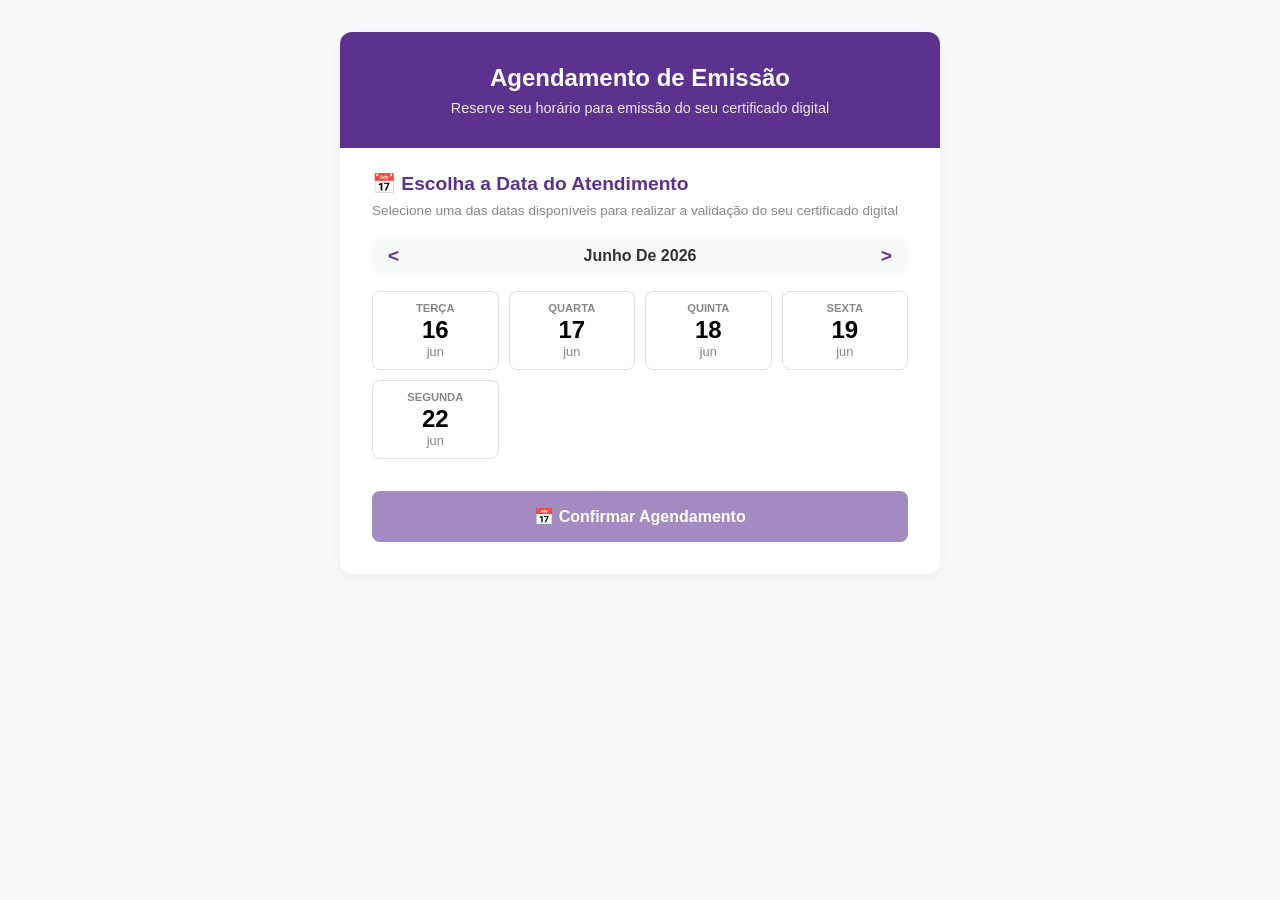
<file: src/pages/__pagina_agendamento.html>
<!DOCTYPE html>
<html lang="pt-BR">
<head>
    <meta charset="UTF-8">
    <meta name="viewport" content="width=device-width, initial-scale=1.0">
    <title>Agendamento de Emissão</title>
    <style>
        :root {
            --primary-color: #5c328e;
            --primary-light: #f3ebfa;
            --text-dark: #333333;
            --text-muted: #888888;
            --bg-body: #f8f9fa;
            --border-color: #e0e0e0;
        }

        * {
            box-sizing: border-box;
            margin: 0;
            padding: 0;
            font-family: 'Segoe UI', Tahoma, Geneva, Verdana, sans-serif;
        }

        body {
            background-color: var(--bg-body);
            display: flex;
            justify-content: center;
            padding: 2rem;
        }

        .scheduler-container {
            background-color: #ffffff;
            width: 100%;
            max-width: 600px;
            border-radius: 12px;
            box-shadow: 0 4px 12px rgba(0,0,0,0.05);
            overflow: hidden;
            padding-bottom: 2rem;
        }

        /* Header */
        .header {
            background-color: var(--primary-color);
            color: white;
            text-align: center;
            padding: 2rem 1rem;
        }

        .header h1 {
            font-size: 1.5rem;
            margin-bottom: 0.5rem;
        }

        .header p {
            font-size: 0.9rem;
            opacity: 0.9;
        }

        /* Sections */
        .section {
            padding: 1.5rem 2rem 0;
        }

        .section-header {
            display: flex;
            align-items: center;
            gap: 8px;
            margin-bottom: 0.5rem;
        }

        .section-header h2 {
            font-size: 1.2rem;
            color: var(--primary-color);
        }

        .section-subtitle {
            font-size: 0.85rem;
            color: var(--text-muted);
            margin-bottom: 1.2rem;
        }

        /* Controls */
        .month-selector {
            display: flex;
            justify-content: space-between;
            align-items: center;
            margin-bottom: 1rem;
            background: var(--bg-body);
            padding: 0.5rem 1rem;
            border-radius: 8px;
        }

        .month-selector button {
            background: none;
            border: none;
            color: var(--primary-color);
            font-weight: bold;
            cursor: pointer;
            font-size: 1.2rem;
        }

        .month-selector span {
            font-weight: bold;
            color: var(--text-dark);
            text-transform: capitalize;
        }

        /* Grids */
        .grid {
            display: grid;
            grid-template-columns: repeat(auto-fill, minmax(100px, 1fr));
            gap: 10px;
        }

        /* Cards */
        .card {
            border: 1px solid var(--border-color);
            border-radius: 8px;
            padding: 10px;
            text-align: center;
            cursor: pointer;
            transition: all 0.2s ease;
            background-color: white;
            display: flex;
            flex-direction: column;
            justify-content: center;
            align-items: center;
        }

        .card:hover {
            border-color: var(--primary-color);
            box-shadow: 0 2px 8px rgba(92, 50, 142, 0.1);
        }

        .card.selected {
            background-color: var(--primary-color);
            border-color: var(--primary-color);
            color: white;
        }

        /* Date Card Specifics */
        .date-card .weekday {
            font-size: 0.7rem;
            text-transform: uppercase;
            font-weight: bold;
            color: var(--text-muted);
            margin-bottom: 4px;
        }

        .date-card.selected .weekday,
        .date-card.selected .month-abbr,
        .time-card.selected .time-range {
            color: rgba(255, 255, 255, 0.9);
        }

        .date-card .day {
            font-size: 1.5rem;
            font-weight: bold;
            line-height: 1;
            margin-bottom: 2px;
        }

        .date-card .month-abbr {
            font-size: 0.8rem;
            color: var(--text-muted);
        }

        /* Time Card Specifics */
        .time-card .time {
            font-size: 1.1rem;
            font-weight: bold;
        }

        .time-card .time-range {
            font-size: 0.7rem;
            color: var(--text-muted);
            margin-top: 4px;
        }

        /* Confirmation Box */
        .confirmation-box {
            background-color: var(--primary-light);
            border: 1px solid var(--primary-color);
            border-radius: 8px;
            padding: 1.5rem;
            margin-top: 1rem;
        }

        .confirmation-box p {
            font-size: 0.8rem;
            color: var(--text-dark);
            margin-bottom: 1rem;
            font-weight: bold;
        }

        .confirmation-details {
            display: flex;
            gap: 1rem;
            align-items: center;
        }

        .detail-badge {
            background: white;
            padding: 0.5rem 1rem;
            border-radius: 6px;
            display: flex;
            align-items: center;
            gap: 8px;
            font-weight: bold;
            color: var(--text-dark);
            font-size: 0.9rem;
            box-shadow: 0 1px 3px rgba(0,0,0,0.1);
        }

        .detail-badge span {
            color: var(--primary-color);
        }

        /* Submit Button */
        .btn-submit {
            background-color: var(--primary-color);
            color: white;
            border: none;
            width: calc(100% - 4rem);
            margin: 2rem 2rem 0;
            padding: 1rem;
            border-radius: 8px;
            font-size: 1rem;
            font-weight: bold;
            cursor: pointer;
            transition: background-color 0.2s;
        }

        .btn-submit:hover {
            background-color: #4a2872;
        }

        .btn-submit:disabled {
            background-color: #a38bc2;
            cursor: not-allowed;
        }

        /* States */
        .hidden { display: none !important; }
        .loading { text-align: center; padding: 2rem; color: var(--primary-color); }
    </style>
</head>
<body>

    <div class="scheduler-container">
        <header class="header">
            <h1>Agendamento de Emissão</h1>
            <p>Reserve seu horário para emissão do seu certificado digital</p>
        </header>

        <section class="section">
            <div class="section-header">
                <h2>📅 Escolha a Data do Atendimento</h2>
            </div>
            <p class="section-subtitle">Selecione uma das datas disponíveis para realizar a validação do seu certificado digital</p>
            
            <div class="month-selector">
                <button onclick="changeMonth(-1)">&lt;</button>
                <span id="current-month-display">Carregando...</span>
                <button onclick="changeMonth(1)">&gt;</button>
            </div>

            <div id="loading-dates" class="loading hidden">Buscando datas disponíveis...</div>
            <div class="grid" id="date-grid">
                </div>
        </section>

        <section class="section" id="time-section">
            <div class="section-header">
                <h2>🕒 Escolha o Horário</h2>
            </div>
            <p class="section-subtitle">Selecione o horário mais conveniente para você</p>
            
            <div class="grid" id="time-grid">
                </div>
        </section>

        <section class="section hidden" id="confirmation-section">
            <div class="section-header">
                <h2>✅ Confirmação do Agendamento</h2>
            </div>
            <p class="section-subtitle">Revise os dados do seu agendamento</p>
            
            <div class="confirmation-box">
                <p>SEU ATENDIMENTO SERÁ AGENDADO PARA:</p>
                <div class="confirmation-details">
                    <div class="detail-badge">
                        <span>📅</span> <div id="confirm-date">--/--/----</div>
                    </div>
                    <span>às</span>
                    <div class="detail-badge">
                        <span>🕒</span> <div id="confirm-time">--:--</div>
                    </div>
                </div>
            </div>
        </section>

        <button class="btn-submit" id="btn-submit" disabled>📅 Confirmar Agendamento</button>
    </div>

    <script>
        // --- 1. MOCK DATA E INTEGRAÇÃO DE API ---
        // Estrutura: { "YYYY-MM": { "YYYY-MM-DD": ["HH:MM", "HH:MM"] } }
        const apiMockDatabase = {
            "2026-06": {
                "2026-06-16": ["14:40", "15:00", "15:20", "15:40", "16:00", "16:20", "16:40", "17:00", "17:20", "17:40"],
                "2026-06-17": ["09:00", "09:20", "10:00", "11:00", "14:00"],
                "2026-06-18": ["13:00", "13:20", "14:00"],
                "2026-06-19": ["10:00", "10:20", "10:40"],
                "2026-06-22": ["09:00", "09:20", "15:00", "15:20"]
            },
            "2026-07": {
                "2026-07-01": ["10:00", "10:20"],
                "2026-07-02": ["14:00", "14:20", "14:40"]
            }
        };

        // Simula uma chamada Fetch real para o seu backend
        async function fetchAvailableDatesFromAPI(year, month) {
            return new Promise((resolve) => {
                setTimeout(() => {
                    const key = `${year}-${String(month).padStart(2, '0')}`;
                    resolve(apiMockDatabase[key] || {});
                }, 400); // Simulando delay de rede
            });
        }

        // --- 2. GERENCIAMENTO DE ESTADO ---
        let currentDate = new Date(2026, 5, 1); // Inicializando em Junho de 2026
        let availableDatesInMonth = {};
        let selectedDateStr = null;
        let selectedTimeStr = null;

        // --- 3. LÓGICA DE UI ---
        const elements = {
            monthDisplay: document.getElementById('current-month-display'),
            dateGrid: document.getElementById('date-grid'),
            timeGrid: document.getElementById('time-grid'),
            timeSection: document.getElementById('time-section'),
            confirmationSection: document.getElementById('confirmation-section'),
            confirmDate: document.getElementById('confirm-date'),
            confirmTime: document.getElementById('confirm-time'),
            btnSubmit: document.getElementById('btn-submit'),
            loadingDates: document.getElementById('loading-dates')
        };

        // Inicialização
        async function init() {
            await loadMonthData();
        }

        // Troca de mês
        async function changeMonth(delta) {
            currentDate.setMonth(currentDate.getMonth() + delta);
            selectedDateStr = null;
            selectedTimeStr = null;
            updateConfirmationUI();
            await loadMonthData();
        }

        // Carrega e renderiza o mês atual
        async function loadMonthData() {
            const year = currentDate.getFullYear();
            const month = currentDate.getMonth() + 1; // JS meses vão de 0-11

            // Formatação do título do mês (ex: Junho 2026)
            const monthName = currentDate.toLocaleString('pt-BR', { month: 'long', year: 'numeric' });
            elements.monthDisplay.textContent = monthName;

            // UI de carregamento
            elements.dateGrid.innerHTML = '';
            elements.timeGrid.innerHTML = '';
            elements.timeSection.classList.add('hidden');
            elements.loadingDates.classList.remove('hidden');

            // Chamada "API"
            availableDatesInMonth = await fetchAvailableDatesFromAPI(year, month);
            
            elements.loadingDates.classList.add('hidden');
            renderDateGrid();
        }

        function renderDateGrid() {
            elements.dateGrid.innerHTML = '';
            const dates = Object.keys(availableDatesInMonth).sort();

            if(dates.length === 0) {
                elements.dateGrid.innerHTML = '<p style="grid-column: 1/-1; text-align:center; color:#888;">Nenhuma data disponível neste mês.</p>';
                return;
            }

            dates.forEach(dateStr => {
                const [year, month, day] = dateStr.split('-');
                const dateObj = new Date(year, month - 1, day);
                
                const weekday = dateObj.toLocaleString('pt-BR', { weekday: 'long' }).split('-')[0];
                const monthAbbr = dateObj.toLocaleString('pt-BR', { month: 'short' }).replace('.','');

                const card = document.createElement('div');
                card.className = `card date-card ${selectedDateStr === dateStr ? 'selected' : ''}`;
                card.onclick = () => selectDate(dateStr);
                
                card.innerHTML = `
                    <span class="weekday">${weekday}</span>
                    <span class="day">${day}</span>
                    <span class="month-abbr">${monthAbbr}</span>
                `;
                elements.dateGrid.appendChild(card);
            });
        }

        function selectDate(dateStr) {
            selectedDateStr = dateStr;
            selectedTimeStr = null; // Reseta o tempo ao trocar de dia
            
            renderDateGrid(); // Re-renderiza para atualizar o visual 'selected'
            renderTimeGrid();
            updateConfirmationUI();
        }

        function renderTimeGrid() {
            elements.timeGrid.innerHTML = '';
            elements.timeSection.classList.remove('hidden');
            
            const times = availableDatesInMonth[selectedDateStr] || [];

            times.forEach(time => {
                // Calcula o "até" somando 20 minutos (apenas visual, conforme mockup)
                const [hour, min] = time.split(':').map(Number);
                const endDate = new Date(2000, 0, 1, hour, min + 20);
                const endStr = `${String(endDate.getHours()).padStart(2, '0')}:${String(endDate.getMinutes()).padStart(2, '0')}`;

                const card = document.createElement('div');
                card.className = `card time-card ${selectedTimeStr === time ? 'selected' : ''}`;
                card.onclick = () => selectTime(time, endStr);
                
                card.innerHTML = `
                    <span class="time">${time}</span>
                    <span class="time-range">até ${endStr}</span>
                `;
                elements.timeGrid.appendChild(card);
            });
        }

        function selectTime(time, endStr) {
            selectedTimeStr = time;
            renderTimeGrid(); // Atualiza classes selecionadas
            
            // Preenche os dados de confirmação
            const [year, month, day] = selectedDateStr.split('-');
            elements.confirmDate.textContent = `${day}/${month}/${year}`;
            elements.confirmTime.textContent = `${time} – ${endStr}`;
            
            updateConfirmationUI();
            
            // Rola a página suavemente para a área de confirmação
            elements.confirmationSection.scrollIntoView({ behavior: 'smooth', block: 'nearest' });
        }

        function updateConfirmationUI() {
            if (selectedDateStr && selectedTimeStr) {
                elements.confirmationSection.classList.remove('hidden');
                elements.btnSubmit.disabled = false;
            } else {
                elements.confirmationSection.classList.add('hidden');
                elements.btnSubmit.disabled = true;
            }
        }

        // Inicia a aplicação
        init();

    </script>
</body>
</html>
</file>
